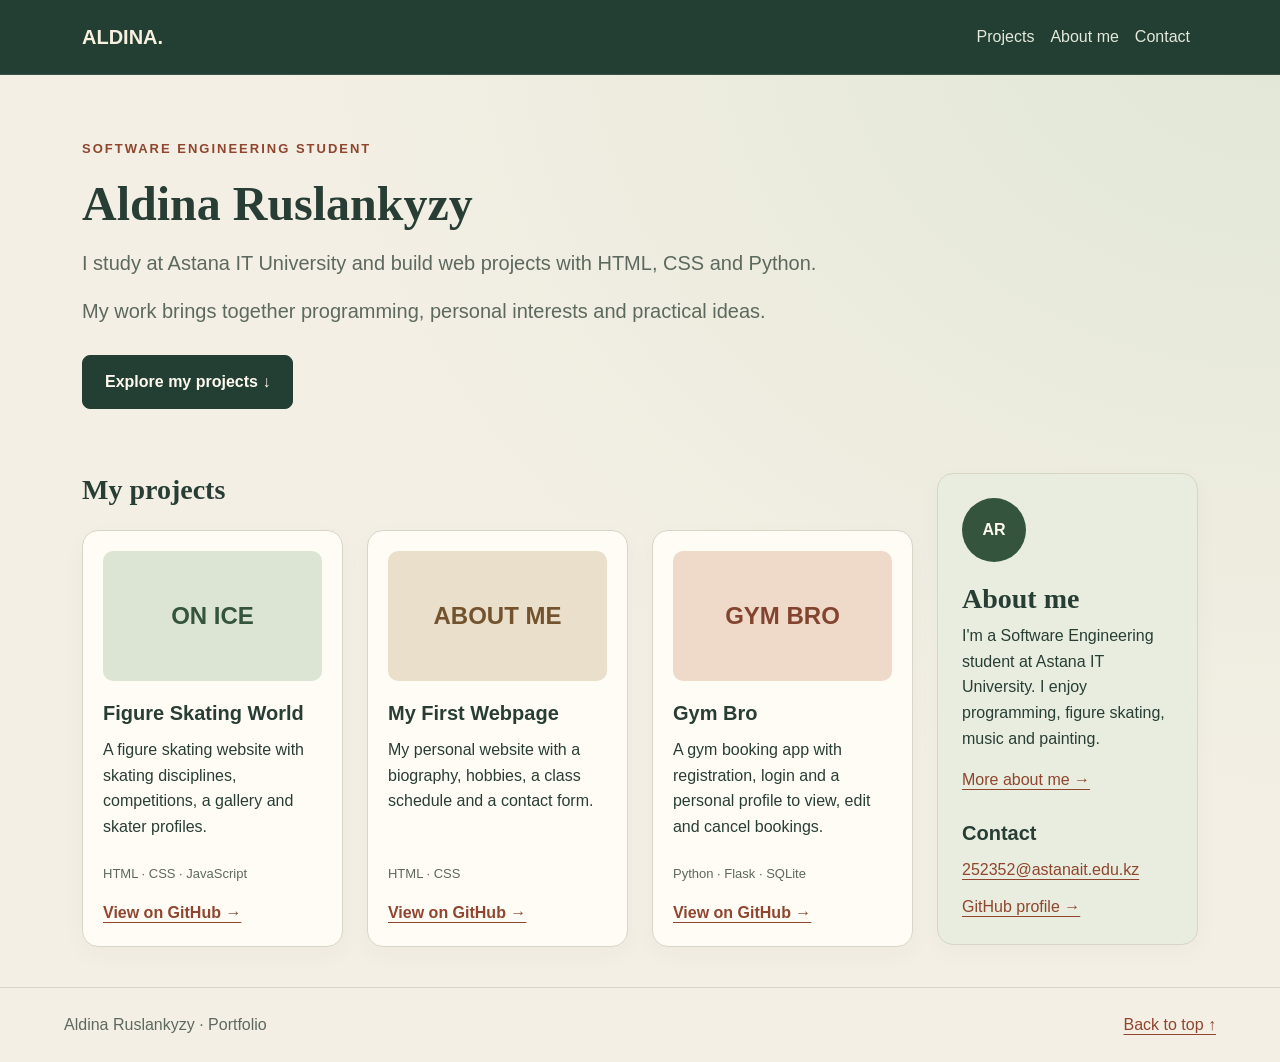
<file: index.html>
<!DOCTYPE html>
<html lang="en">
<head>
  <meta charset="UTF-8">
  <meta name="viewport" content="width=device-width, initial-scale=1.0">
  <title>Aldina Ruslankyzy | Portfolio</title>
  <link rel="stylesheet" href="vendor/bootstrap.min.css">
  <link rel="stylesheet" href="css/style.css">
</head>
<body>
  <header>
    <nav class="navbar navbar-expand-lg" data-bs-theme="dark" aria-label="Main navigation">
      <div class="container">
        <a class="navbar-brand" href="index.html">ALDINA.</a>
        <button class="navbar-toggler" type="button" data-bs-toggle="collapse" data-bs-target="#mainNav" aria-controls="mainNav" aria-expanded="false" aria-label="Toggle navigation"><span class="navbar-toggler-icon"></span></button>
        <div class="collapse navbar-collapse" id="mainNav">
          <ul class="navbar-nav ms-auto">
            <li class="nav-item"><a class="nav-link" href="#projects">Projects</a></li>
            <li class="nav-item"><a class="nav-link" href="#about">About me</a></li>
            <li class="nav-item"><a class="nav-link" href="#contact">Contact</a></li>
          </ul>
        </div>
      </div>
    </nav>
  </header>
  <main class="container">
    <section class="hero">
      <p class="eyebrow">Software Engineering Student</p>
      <h1>Aldina Ruslankyzy</h1>
      <p>I study at Astana IT University and build web projects with HTML, CSS and Python.</p>
      <p class="desktop-note">My work brings together programming, personal interests and practical ideas.</p>
      <a class="action-button" href="#projects">Explore my projects &darr;</a>
    </section>
    <div class="row g-4 portfolio-layout">
      <section class="col-12 col-lg-9" id="projects" aria-labelledby="projectsTitle">
        <h2 class="section-title" id="projectsTitle">My projects</h2>
        <div class="row g-4">
          <div class="col-12 col-md-6 col-lg-4">
            <article class="card project-card">
              <div class="project-art skating" aria-hidden="true">ON ICE</div>
              <h3>Figure Skating World</h3>
              <p>A figure skating website with skating disciplines, competitions, a gallery and skater profiles.</p>
              <span class="project-tech">HTML &middot; CSS &middot; JavaScript</span>
              <a href="https://github.com/Ruslankyzy-Aldina/assignment2_web">View on GitHub &rarr;</a>
            </article>
          </div>
          <div class="col-12 col-md-6 col-lg-4">
            <article class="card project-card">
              <div class="project-art personal" aria-hidden="true">ABOUT ME</div>
              <h3>My First Webpage</h3>
              <p>My personal website with a biography, hobbies, a class schedule and a contact form.</p>
              <span class="project-tech">HTML &middot; CSS</span>
              <a href="https://github.com/Ruslankyzy-Aldina/MyWebPage">View on GitHub &rarr;</a>
            </article>
          </div>
          <div class="col-12 col-md-6 col-lg-4">
            <article class="card project-card">
              <div class="project-art gym" aria-hidden="true">GYM BRO</div>
              <h3>Gym Bro</h3>
              <p>A gym booking app with registration, login and a personal profile to view, edit and cancel bookings.</p>
              <span class="project-tech">Python &middot; Flask &middot; SQLite</span>
              <a href="https://github.com/Ruslankyzy-Aldina/GYM_BRO_final">View on GitHub &rarr;</a>
            </article>
          </div>
        </div>
      </section>
      <aside class="col-12 col-lg-3" id="about" aria-labelledby="aboutTitle">
        <div class="profile">
          <div class="avatar" aria-hidden="true">AR</div>
          <h2 id="aboutTitle">About me</h2>
          <p>I'm a Software Engineering student at Astana IT University. I enjoy programming, figure skating, music and painting.</p>
          <a href="about.html">More about me &rarr;</a>
          <h3 id="contact">Contact</h3>
          <a href="mailto:252352@astanait.edu.kz">252352@astanait.edu.kz</a>
          <a class="profile-link" href="https://github.com/Ruslankyzy-Aldina">GitHub profile &rarr;</a>
        </div>
      </aside>
    </div>
  </main>
  <footer><div class="footer-inner"><span>Aldina Ruslankyzy &middot; Portfolio</span><a href="#">Back to top &uarr;</a></div></footer>
  <script src="vendor/bootstrap.bundle.min.js"></script>
</body>
</html>
</file>
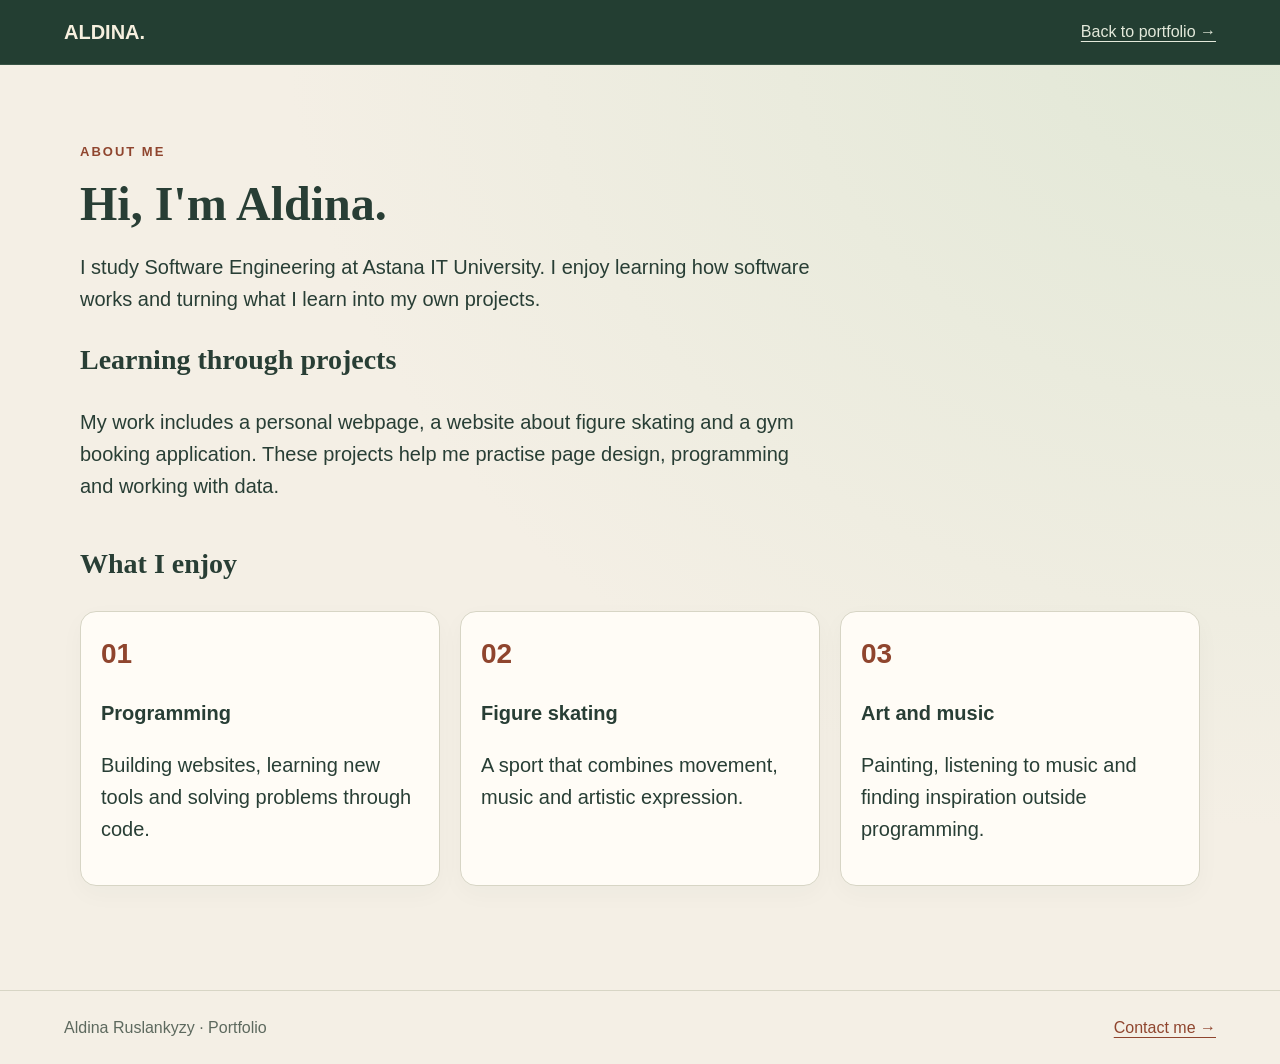
<file: about.html>
<!DOCTYPE html>
<html lang="en">
<head>
  <meta charset="UTF-8">
  <meta name="viewport" content="width=device-width, initial-scale=1.0">
  <title>About Me | Aldina Ruslankyzy</title>
  <link rel="stylesheet" href="css/style.css">
</head>
<body>
  <header class="site-header">
    <nav class="site-navigation" aria-label="Main navigation">
      <a class="site-brand" href="index.html">ALDINA.</a>
      <a class="site-back" href="index.html">Back to portfolio &rarr;</a>
    </nav>
  </header>
  <main class="page">
    <section class="intro" id="introduction">
      <p class="eyebrow">About me</p>
      <h1>Hi, I'm Aldina.</h1>
      <p>I study Software Engineering at Astana IT University. I enjoy learning how software works and turning what I learn into my own projects.</p>
      <h2>Learning through projects</h2>
      <p>My work includes a personal webpage, a website about figure skating and a gym booking application. These projects help me practise page design, programming and working with data.</p>
    </section>
    <section aria-labelledby="interestsTitle" id="interests">
      <h2 class="section-title" id="interestsTitle">What I enjoy</h2>
      <div class="boxes">
        <article class="box"><span class="number">01</span><h3>Programming</h3><p>Building websites, learning new tools and solving problems through code.</p></article>
        <article class="box"><span class="number">02</span><h3>Figure skating</h3><p>A sport that combines movement, music and artistic expression.</p></article>
        <article class="box"><span class="number">03</span><h3>Art and music</h3><p>Painting, listening to music and finding inspiration outside programming.</p></article>
      </div>
    </section>
  </main>
  <footer><div class="footer-inner"><span>Aldina Ruslankyzy &middot; Portfolio</span><a href="index.html#contact">Contact me &rarr;</a></div></footer>
</body>
</html>
</file>
<file: css/style.css>
* {
  box-sizing: border-box;
}

:root {
  --paper: #f4efe5;
  --surface: #fffcf6;
  --ink: #283e35;
  --muted: #5d695e;
  --accent: #8f452e;
  --line: #d7d5c5;
}

body {
  margin: 0;
  min-height: 100vh;
  background: radial-gradient(ellipse at top right, #e0e7d5, transparent 55%), var(--paper);
  color: var(--ink);
  font-family: Arial, sans-serif;
  line-height: 1.6;
}

a {
  color: var(--accent);
  text-underline-offset: 4px;
}

a:hover {
  color: var(--ink);
}

a:focus-visible,
button:focus-visible {
  outline: 3px solid #ae6741;
  outline-offset: 5px;
}

h1 {
  margin: 12px 0 16px;
  font-size: 28px;
  line-height: 1.15;
}

h2 {
  font-size: 22px;
}

h1,
h2 {
  font-family: Georgia, serif;
  font-weight: 700;
}

h3 {
  margin: 0 0 12px;
  font-size: 20px;
  font-weight: 700;
}

p {
  font-size: 16px;
}

.eyebrow {
  color: var(--accent);
  font-size: 13px;
  font-weight: 700;
  letter-spacing: 2px;
  text-transform: uppercase;
}

.navbar,
.site-header {
  padding: 16px 0;
  background: #233e32;
  border-bottom: 1px solid #385445;
}

.navbar-brand,
.site-brand {
  color: #f7f0df;
  font-size: 20px;
  font-weight: 700;
  text-decoration: none;
}

.nav-link,
.site-back {
  color: #e3e9db;
}

.navbar-brand:hover,
.navbar-brand:focus,
.nav-link:hover,
.nav-link:focus,
.site-brand:hover,
.site-back:hover {
  color: #eac597;
}

.site-navigation,
.footer-inner {
  display: flex;
  flex-wrap: wrap;
  align-items: center;
  justify-content: space-between;
  gap: 16px;
  width: min(1320px, 90%);
  margin: 0 auto;
}

.hero {
  padding-block: 32px;
}

.hero p,
.intro {
  max-width: 740px;
}

.hero p {
  color: var(--muted);
}

.hero .eyebrow {
  color: var(--accent);
}

.desktop-note {
  display: none;
}

.action-button {
  display: inline-block;
  margin-top: 12px;
  padding: 13px 22px;
  background: #233e32;
  border: 1px solid #233e32;
  border-radius: 8px;
  color: #fffaf0;
  font-weight: 700;
  text-decoration: none;
}

.action-button:hover {
  background: #34543d;
  color: white;
}

.section-title {
  margin: 0 0 24px;
}

.box,
.card,
.profile {
  height: 100%;
  padding: 20px;
  background: var(--surface);
  color: var(--ink);
  border: 1px solid var(--line);
  border-radius: 16px;
  box-shadow: 0 8px 24px #283e3508;
}

.project-art {
  display: flex;
  align-items: center;
  justify-content: center;
  height: 130px;
  margin-bottom: 20px;
  border-radius: 10px;
  font-size: 24px;
  font-weight: 700;
}

.skating {
  background: #dce5d3;
  color: #34543d;
}

.personal {
  background: #e9dfcb;
  color: #73532d;
}

.gym {
  background: #efd9c9;
  color: #83442f;
}

.project-card p,
.profile p {
  font-size: 16px;
}

.project-tech {
  display: block;
  margin-top: auto;
  padding: 8px 0 16px;
  color: var(--muted);
  font-size: 13px;
}

.project-card a {
  font-weight: 700;
}

.profile {
  height: auto;
  background: #e8eddf;
}

.profile a {
  overflow-wrap: anywhere;
}

.profile h3 {
  margin-top: 28px;
}

.profile-link {
  display: block;
  margin-top: 12px;
}

.avatar {
  display: grid;
  place-items: center;
  width: 64px;
  height: 64px;
  margin-bottom: 20px;
  border-radius: 50%;
  background: #34543d;
  color: #fffaf0;
  font-weight: 700;
}

.page {
  width: min(1120px, 90%);
  margin: 0 auto;
  padding: 32px 0;
}

.intro {
  margin-bottom: 40px;
}

.boxes {
  display: grid;
  grid-template-columns: 1fr;
  gap: 20px;
}

.number {
  display: inline-block;
  margin-bottom: 20px;
  color: var(--accent);
  font-size: 28px;
  font-weight: 700;
}

footer {
  margin-top: 40px;
  padding: 24px 0;
  border-top: 1px solid var(--line);
  color: var(--muted);
}

@media (min-width: 768px) {
  h1 {
    font-size: 36px;
  }

  h2 {
    font-size: 25px;
  }

  p {
    font-size: 18px;
  }

  .page {
    padding: 48px 0;
  }

  .hero {
    padding-block: 48px;
  }

  .boxes {
    grid-template-columns: repeat(2, 1fr);
  }

  .desktop-note {
    display: block;
  }
}

@media (min-width: 992px) {
  h1 {
    font-size: 48px;
  }

  h2 {
    font-size: 28px;
  }

  p {
    font-size: 20px;
  }

  .page {
    padding: 64px 0;
  }

  .hero {
    padding-block: 64px;
  }

  .boxes {
    grid-template-columns: repeat(3, 1fr);
  }

  .profile {
    padding: 24px;
  }
}
</file>
